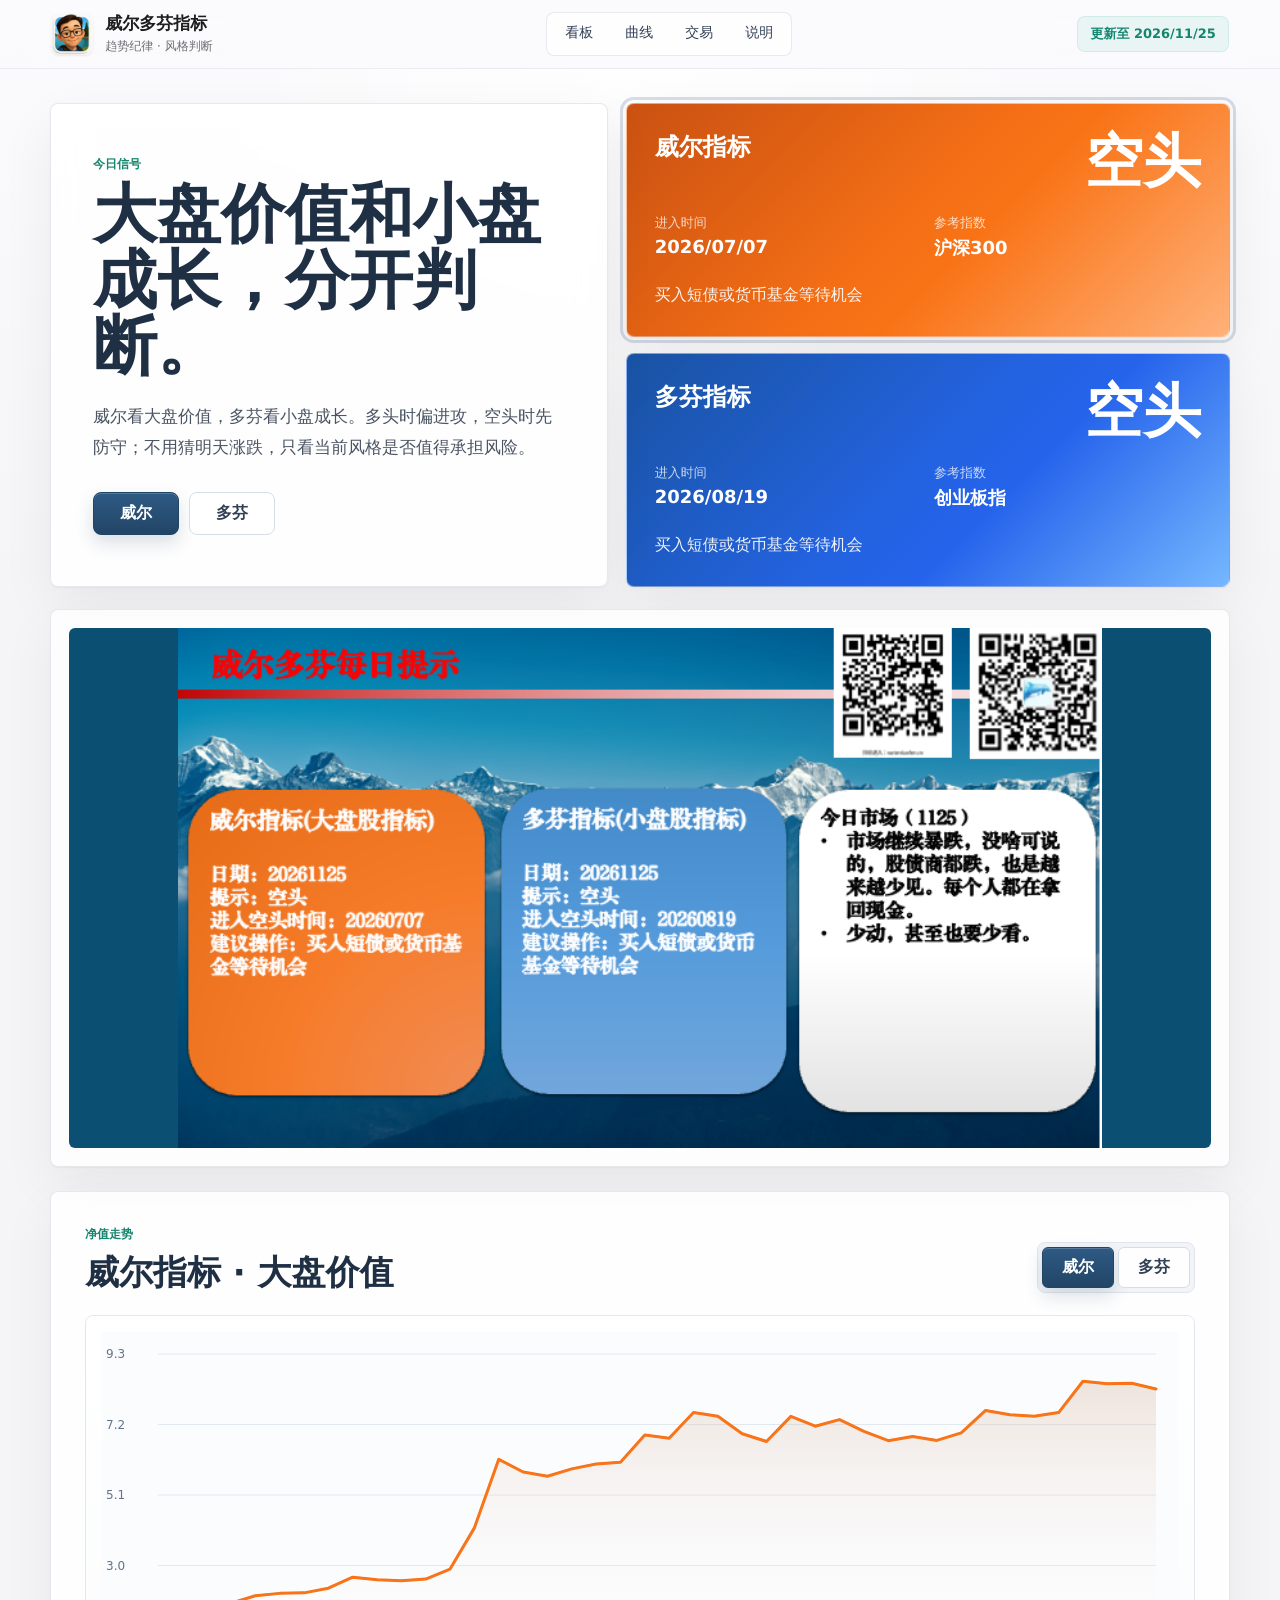
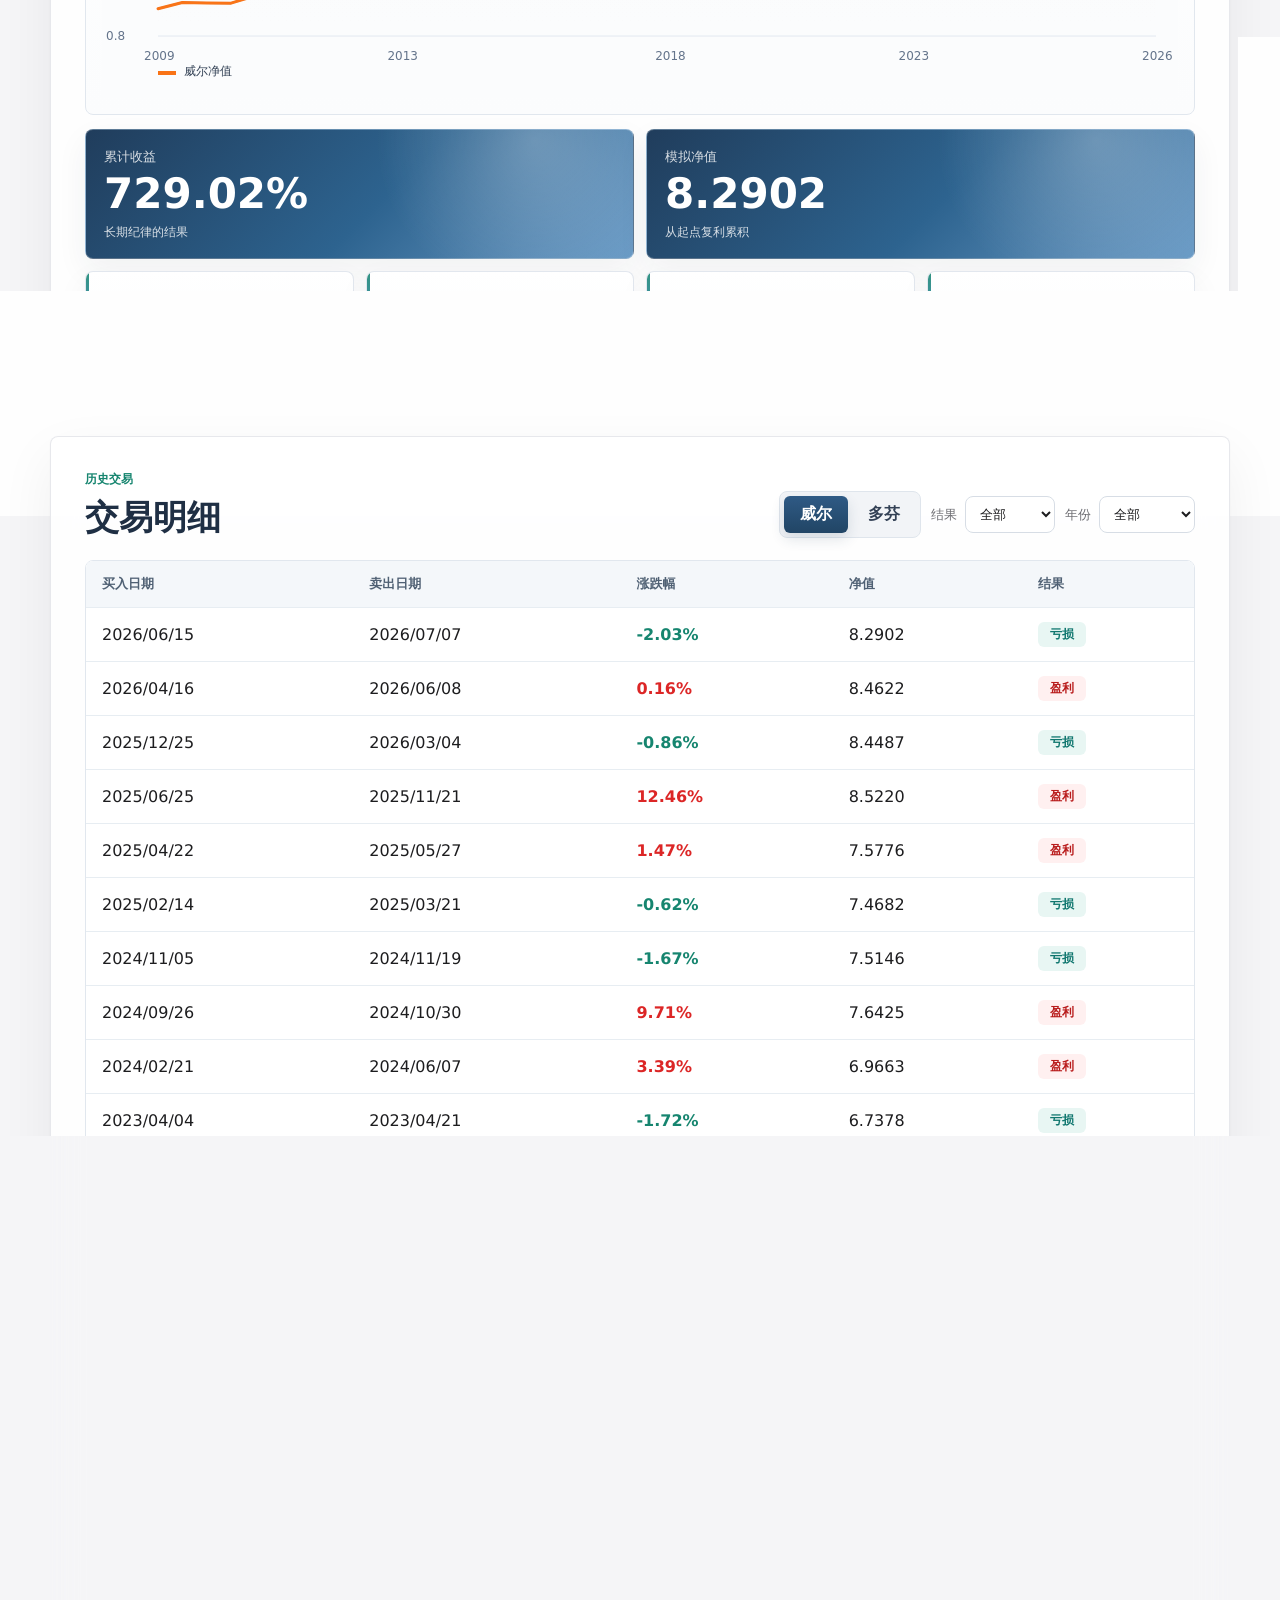
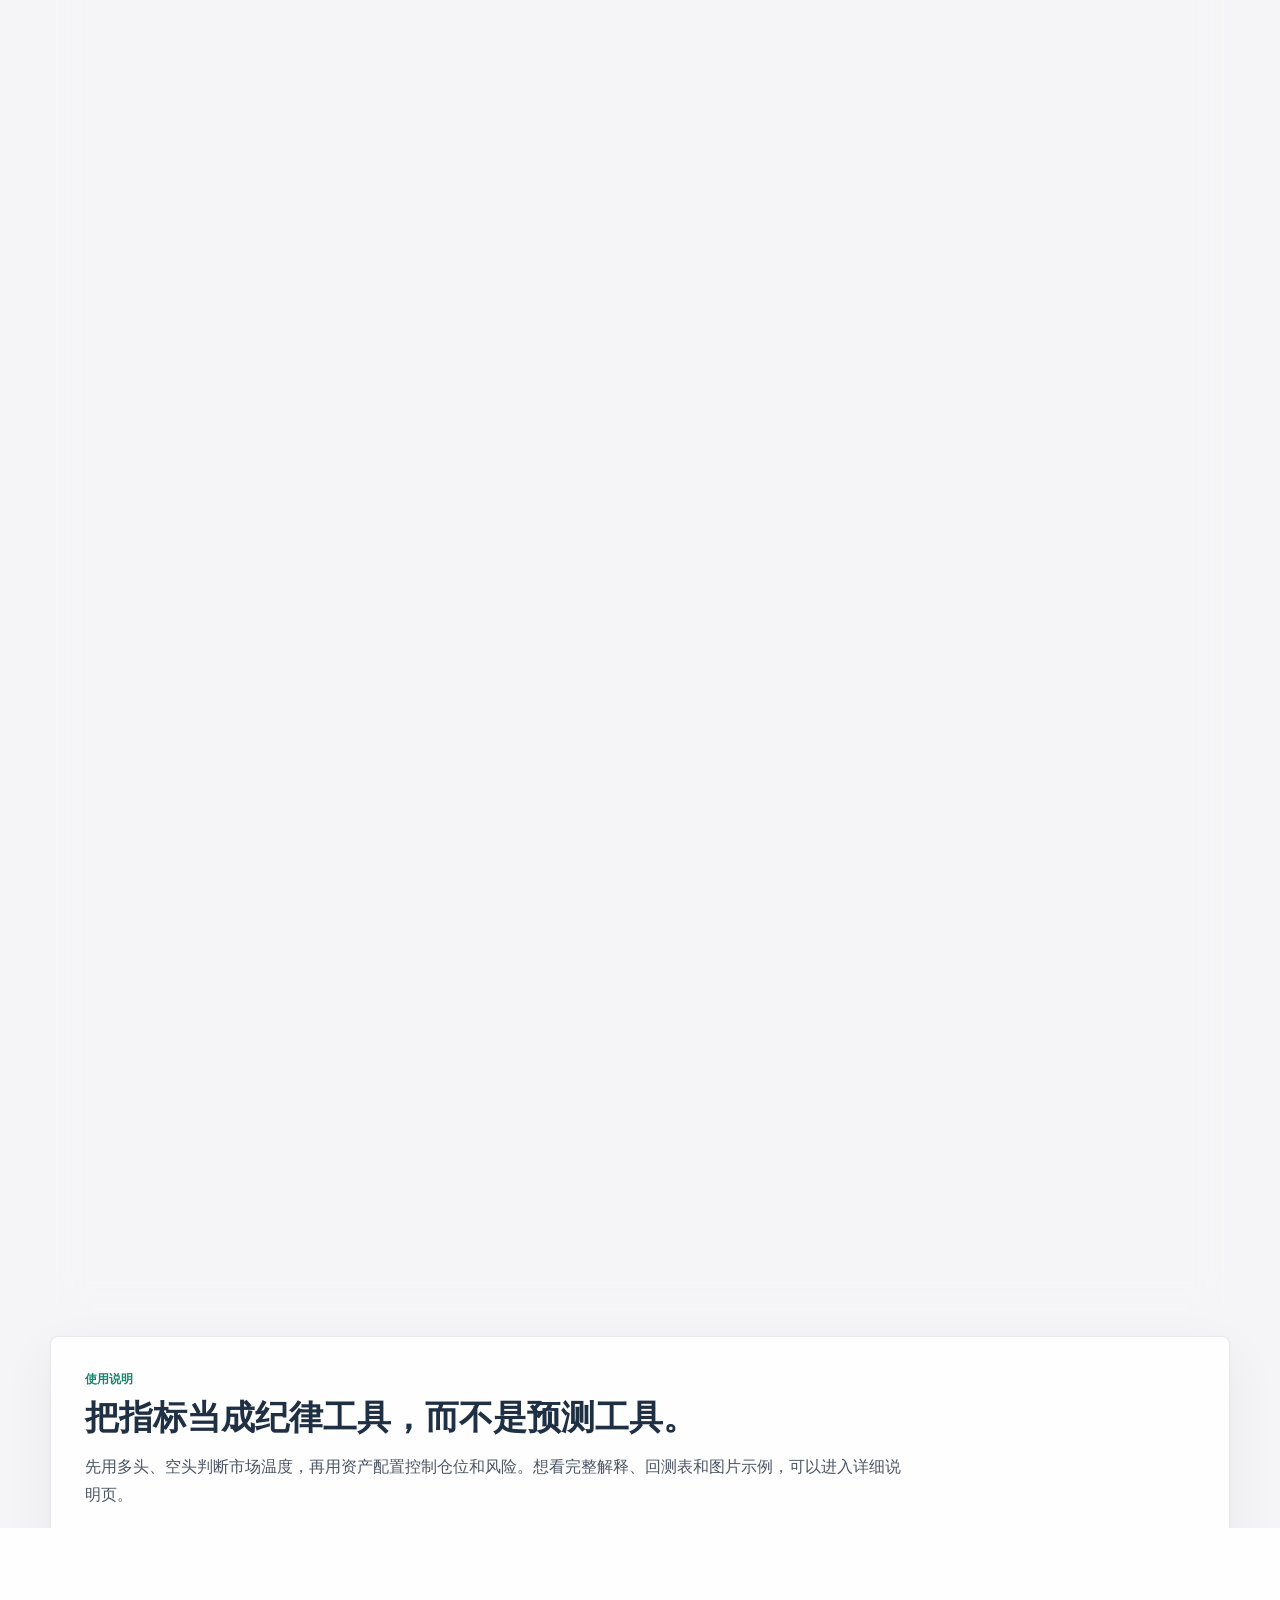
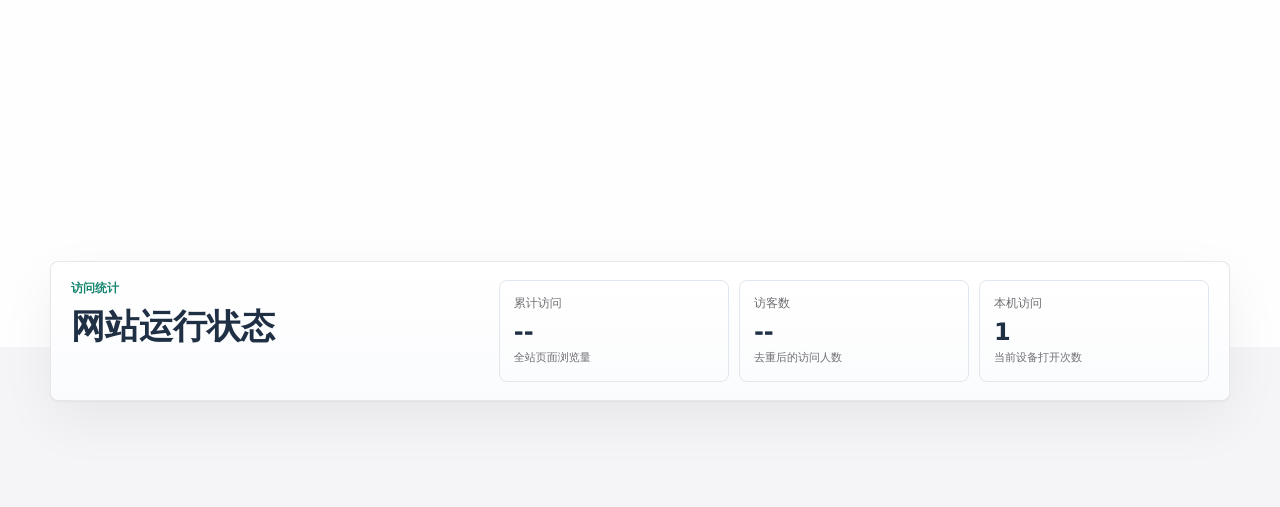
<file: index.html>
<!doctype html>
<html lang="zh-CN">
  <head>
    <meta charset="utf-8" />
    <meta name="viewport" content="width=device-width, initial-scale=1" />
    <meta name="description" content="威尔多芬指标交互看板：查看最新多空信号、净值曲线、历史交易和使用说明。" />
    <meta name="robots" content="index, follow" />
    <link rel="canonical" href="https://www.weierduofen.cn/" />
    <link rel="icon" href="./public/assets/favicon.ico" sizes="any" />
    <link rel="icon" type="image/png" sizes="32x32" href="./public/assets/favicon-32x32.png" />
    <link rel="icon" type="image/png" sizes="16x16" href="./public/assets/favicon-16x16.png" />
    <link rel="apple-touch-icon" sizes="180x180" href="./public/assets/apple-touch-icon.png" />
    <link rel="manifest" href="./manifest.webmanifest" />
    <meta name="theme-color" content="#f97316" />
    <meta name="apple-mobile-web-app-title" content="威尔多芬指标" />
    <meta property="og:type" content="website" />
    <meta property="og:site_name" content="威尔多芬指标" />
    <meta property="og:title" content="威尔多芬指标" />
    <meta property="og:description" content="用纪律判断市场温度：大盘价值和小盘成长，分开判断。" />
    <meta property="og:url" content="https://www.weierduofen.cn/" />
    <meta property="og:image" content="https://www.weierduofen.cn/public/assets/social-card.png" />
    <meta property="og:image:secure_url" content="https://www.weierduofen.cn/public/assets/social-card.png" />
    <meta property="og:image:width" content="1200" />
    <meta property="og:image:height" content="630" />
    <meta name="twitter:card" content="summary_large_image" />
    <meta name="twitter:title" content="威尔多芬指标" />
    <meta name="twitter:description" content="用纪律判断市场温度：大盘价值和小盘成长，分开判断。" />
    <meta name="twitter:image" content="https://www.weierduofen.cn/public/assets/social-card.png" />
    <title>威尔多芬指标</title>
    <link rel="stylesheet" href="./public/styles.css" />
  </head>
  <body>
    <header class="topbar">
      <a class="brand" href="#overview" aria-label="威尔多芬指标首页">
        <img class="brand-mark" src="./public/assets/logo.jpeg" alt="" />
        <span>
          <strong>威尔多芬指标</strong>
          <small>趋势纪律 · 风格判断</small>
        </span>
      </a>
      <nav class="desktop-nav" aria-label="主导航">
        <a href="#overview">看板</a>
        <a href="#chart">曲线</a>
        <a href="#trades">交易</a>
        <a href="#guide">说明</a>
      </nav>
      <div class="update-pill" id="updatedAt">更新中</div>
    </header>

    <main>
      <section class="overview" id="overview">
        <div class="overview-copy">
          <p class="eyebrow">今日信号</p>
          <h1>大盘价值和小盘成长，分开判断。</h1>
          <p class="lead">
            威尔看大盘价值，多芬看小盘成长。多头时偏进攻，空头时先防守；不用猜明天涨跌，只看当前风格是否值得承担风险。
          </p>
          <div class="hero-actions">
            <button class="mode-button active" data-strategy-switch="weiler">威尔</button>
            <button class="mode-button" data-strategy-switch="duofen">多芬</button>
          </div>
        </div>
        <div class="signal-board" aria-label="最新指标状态">
          <article class="signal-panel signal-weiler" data-signal-panel="weiler">
            <div>
              <span class="panel-label">威尔指标</span>
              <strong id="weilerStatus">多头</strong>
            </div>
            <dl>
              <div>
                <dt>进入时间</dt>
                <dd id="weilerEntered">-</dd>
              </div>
              <div>
                <dt>参考指数</dt>
                <dd>沪深300</dd>
              </div>
            </dl>
            <p id="weilerSuggestion">-</p>
          </article>
          <article class="signal-panel signal-duofen" data-signal-panel="duofen">
            <div>
              <span class="panel-label">多芬指标</span>
              <strong id="duofenStatus">多头</strong>
            </div>
            <dl>
              <div>
                <dt>进入时间</dt>
                <dd id="duofenEntered">-</dd>
              </div>
              <div>
                <dt>参考指数</dt>
                <dd>创业板指</dd>
              </div>
            </dl>
            <p id="duofenSuggestion">-</p>
          </article>
        </div>
      </section>

      <section class="daily-image-band" aria-label="每日提示图片">
        <img src="./public/assets/daily-signal.png" alt="威尔多芬每日提示" />
      </section>

      <section class="section" id="chart">
        <div class="section-heading">
          <div>
            <p class="eyebrow">净值走势</p>
            <h2 id="chartTitle">威尔指标</h2>
          </div>
          <div class="segmented" role="tablist" aria-label="指标切换">
            <button class="segment active" data-strategy-switch="weiler" role="tab">威尔</button>
            <button class="segment" data-strategy-switch="duofen" role="tab">多芬</button>
          </div>
        </div>
        <div class="chart-surface">
          <canvas id="navChart" width="1200" height="520"></canvas>
          <div class="chart-tooltip" id="chartTooltip" hidden></div>
        </div>
        <aside class="metrics-panel" aria-label="关键指标">
          <div class="metric metric-primary">
            <span>累计收益</span>
            <strong id="metricReturn">-</strong>
            <small>长期纪律的结果</small>
          </div>
          <div class="metric metric-primary">
            <span>模拟净值</span>
            <strong id="metricNet">-</strong>
            <small>从起点复利累积</small>
          </div>
          <div class="metric">
            <span>胜率</span>
            <strong id="metricWinRate">-</strong>
          </div>
          <div class="metric">
            <span>最大回撤</span>
            <strong id="metricDrawdown">-</strong>
          </div>
          <div class="metric compact">
            <span>交易次数</span>
            <strong id="metricTrades">-</strong>
          </div>
          <div class="metric compact">
            <span>平均持有</span>
            <strong id="metricHolding">-</strong>
          </div>
        </aside>
      </section>

      <section class="section" id="trades">
        <div class="section-heading">
          <div>
            <p class="eyebrow">历史交易</p>
            <h2>交易明细</h2>
          </div>
          <div class="trade-tools" aria-label="交易筛选">
            <div class="mini-segmented" role="tablist" aria-label="交易指标切换">
              <button class="mini-segment active" data-strategy-switch="weiler" role="tab">威尔</button>
              <button class="mini-segment" data-strategy-switch="duofen" role="tab">多芬</button>
            </div>
            <label class="select-label">
              <span>结果</span>
              <select id="resultFilter">
                <option value="all">全部</option>
                <option value="盈利">盈利</option>
                <option value="亏损">亏损</option>
              </select>
            </label>
            <label class="select-label">
              <span>年份</span>
              <select id="yearFilter">
                <option value="all">全部</option>
              </select>
            </label>
          </div>
        </div>
        <div class="table-wrap">
          <table>
            <thead>
              <tr>
                <th>买入日期</th>
                <th>卖出日期</th>
                <th>涨跌幅</th>
                <th>净值</th>
                <th>结果</th>
              </tr>
            </thead>
            <tbody id="tradeRows"></tbody>
          </table>
        </div>
        <div class="trade-cards" id="tradeCards"></div>
      </section>

      <section class="section guide" id="guide">
        <p class="eyebrow">使用说明</p>
        <h2>把指标当成纪律工具，而不是预测工具。</h2>
        <p class="guide-lead">
          先用多头、空头判断市场温度，再用资产配置控制仓位和风险。想看完整解释、回测表和图片示例，可以进入详细说明页。
        </p>
        <div class="guide-grid">
          <article>
            <h3>多头</h3>
            <p>趋势更顺，权益基金可以进入观察和配置状态。威尔多头偏大盘价值，多芬多头偏小盘成长。</p>
          </article>
          <article>
            <h3>空头</h3>
            <p>风险更高，先把仓位降下来，持有现金、货币基金或短债，等待下一次更清楚的机会。</p>
          </article>
          <article>
            <h3>分歧</h3>
            <p>威尔和多芬不一致，通常代表市场风格分化。按持有基金的风格分别看信号，仓位不要押得太极端。</p>
          </article>
        </div>
        <a class="guide-link" href="./guide.html">查看完整使用说明</a>
        <p class="disclaimer" id="disclaimer"></p>
      </section>

      <section class="site-stats" aria-label="网站访问统计">
        <div>
          <p class="eyebrow">访问统计</p>
          <h2>网站运行状态</h2>
        </div>
        <div class="stats-grid">
          <article>
            <span>累计访问</span>
            <strong><span id="busuanzi_value_site_pv">--</span></strong>
            <small>全站页面浏览量</small>
          </article>
          <article>
            <span>访客数</span>
            <strong><span id="busuanzi_value_site_uv">--</span></strong>
            <small>去重后的访问人数</small>
          </article>
          <article>
            <span>本机访问</span>
            <strong id="localVisitCount">--</strong>
            <small>当前设备打开次数</small>
          </article>
        </div>
      </section>
    </main>

    <nav class="mobile-nav" aria-label="移动端导航">
      <a href="#overview">看板</a>
      <a href="#chart">曲线</a>
      <a href="#trades">交易</a>
      <a href="#guide">说明</a>
    </nav>

    <script async src="https://busuanzi.ibruce.info/busuanzi/2.3/busuanzi.pure.mini.js"></script>
    <script src="./public/app.js?v=20260904" type="module"></script>
  </body>
</html>
</file>
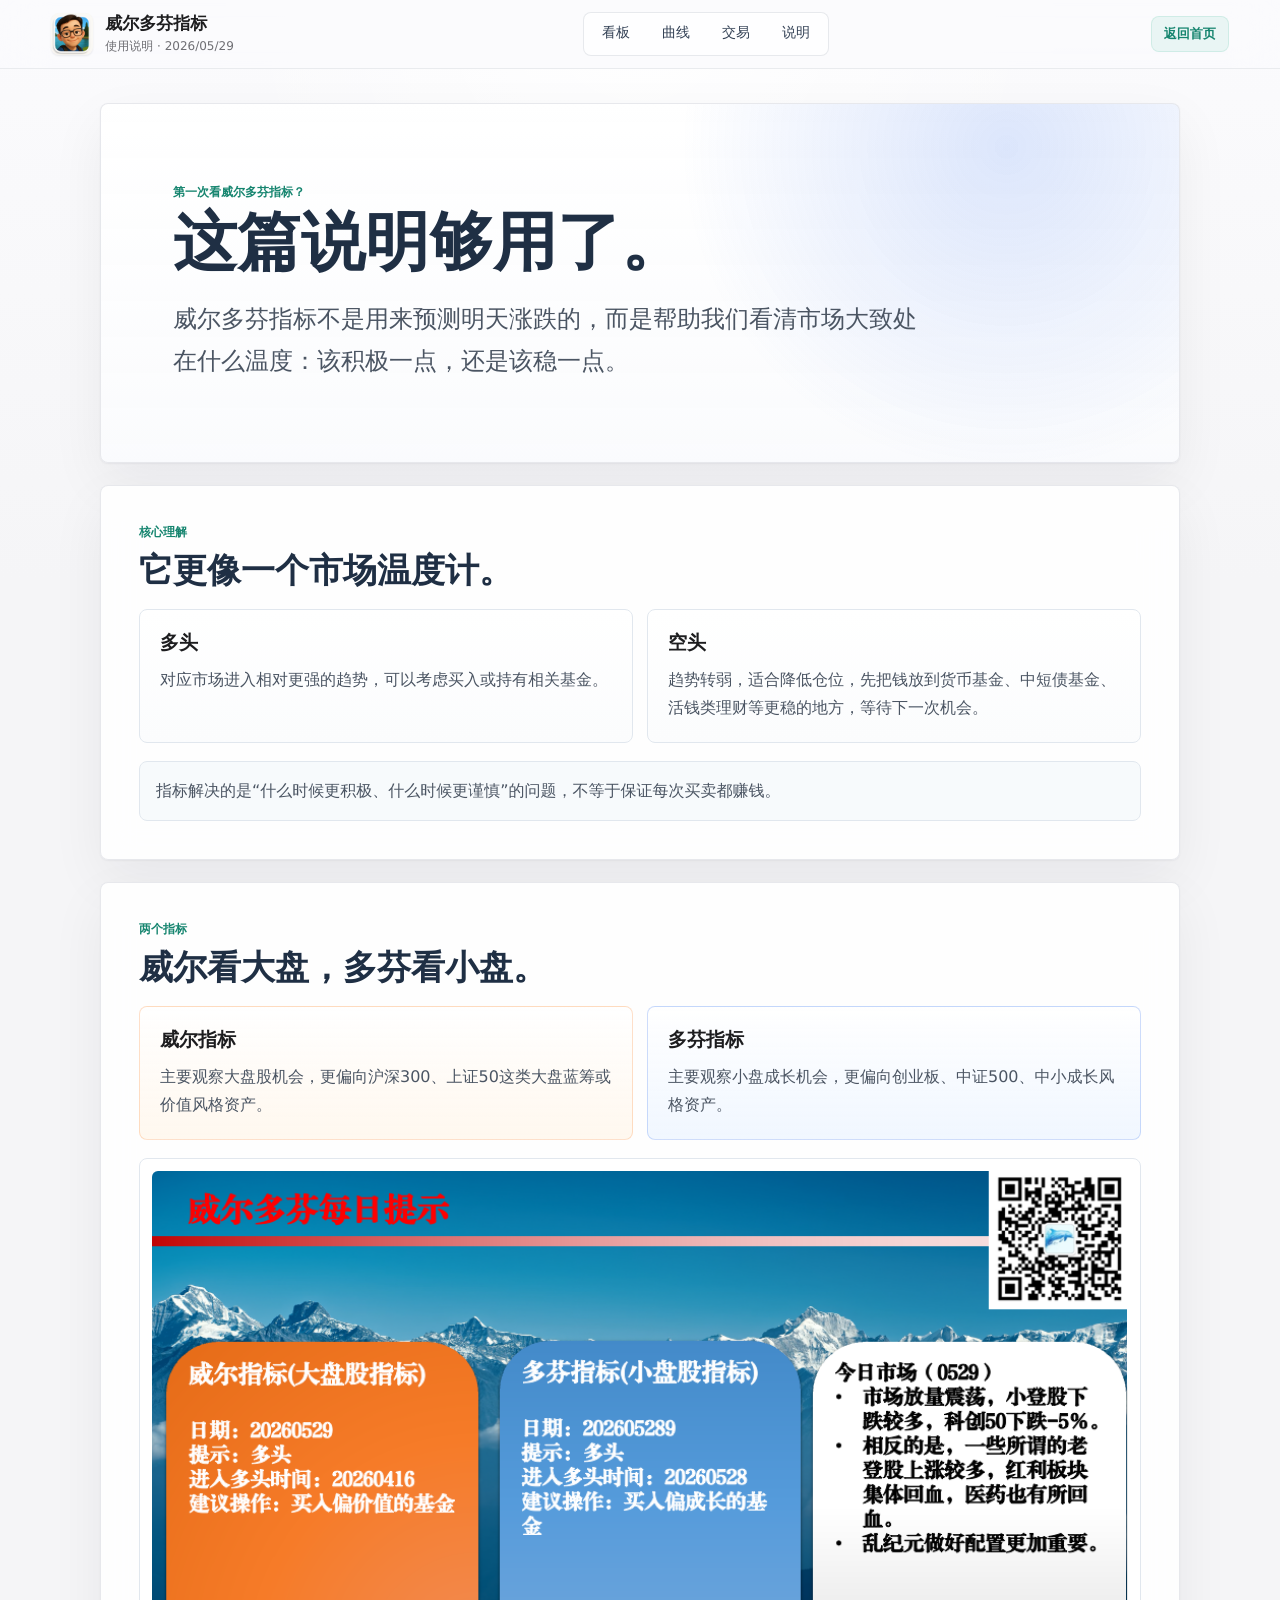
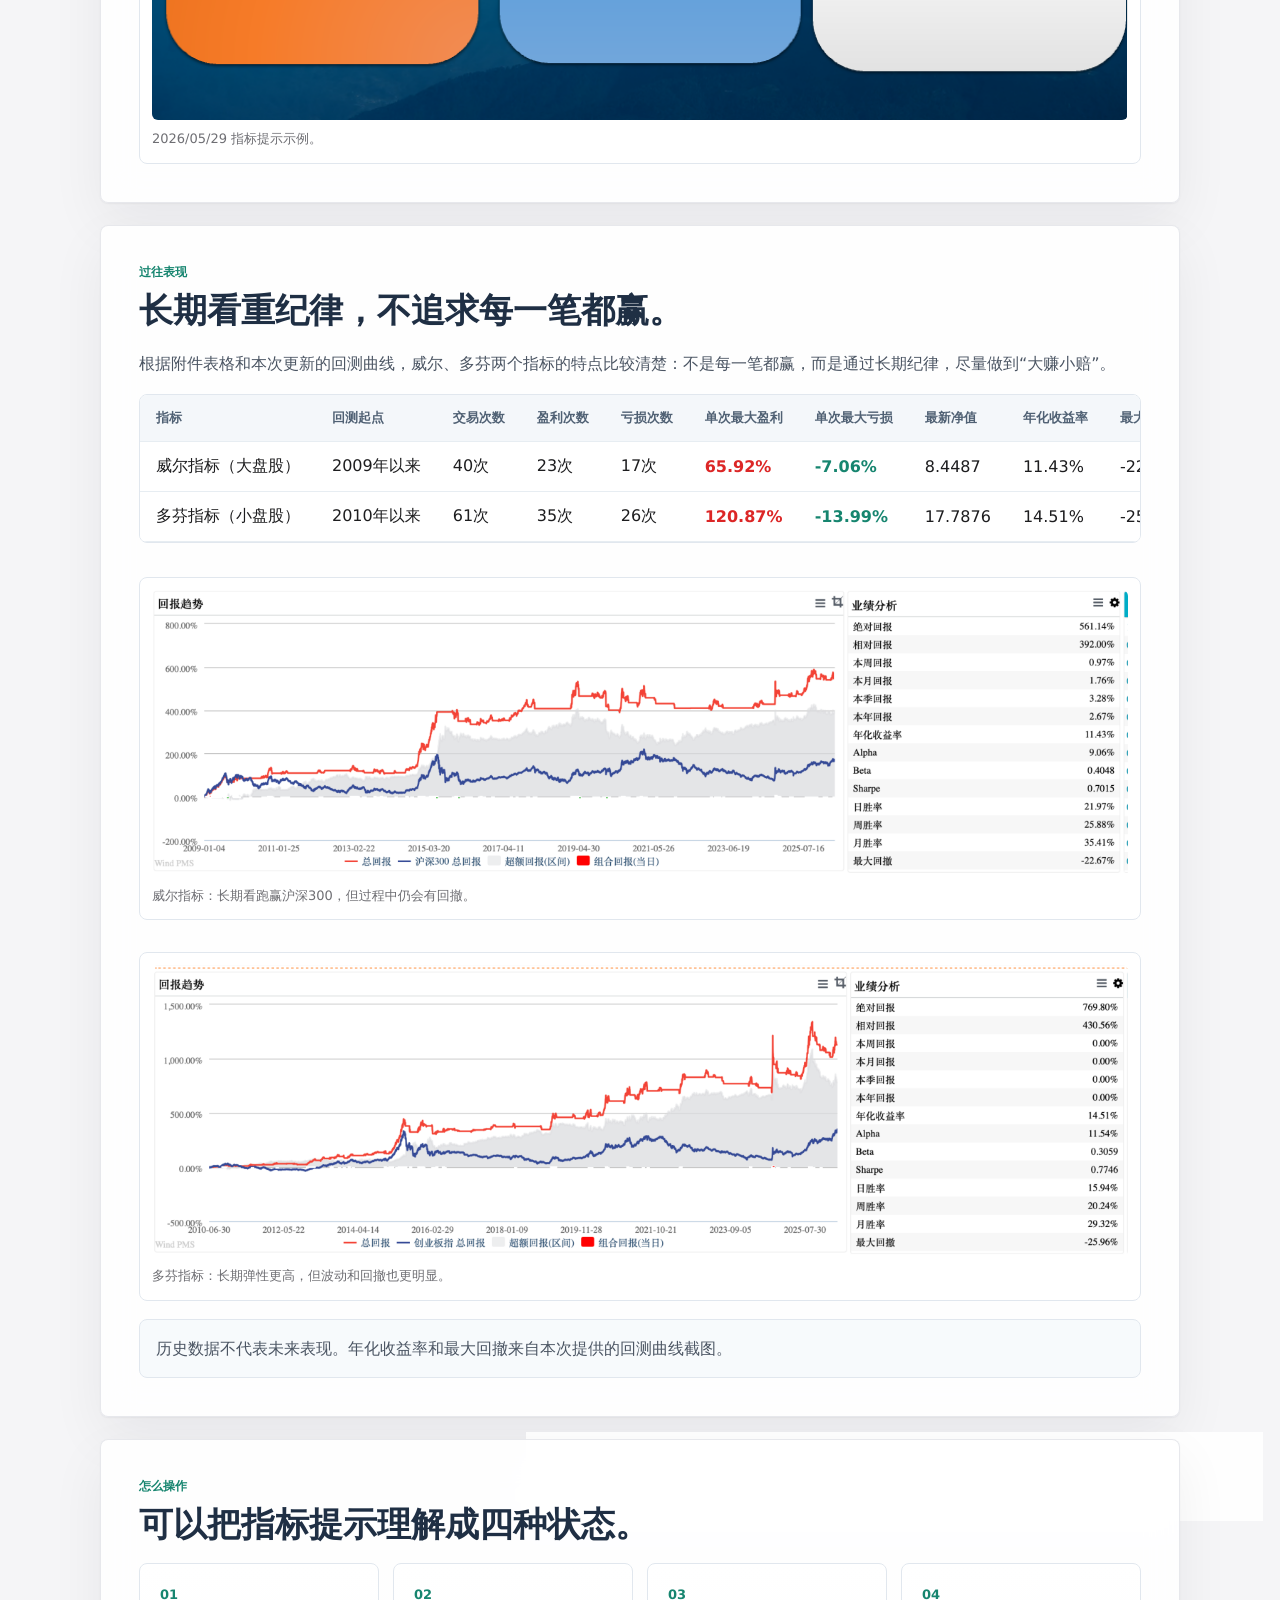
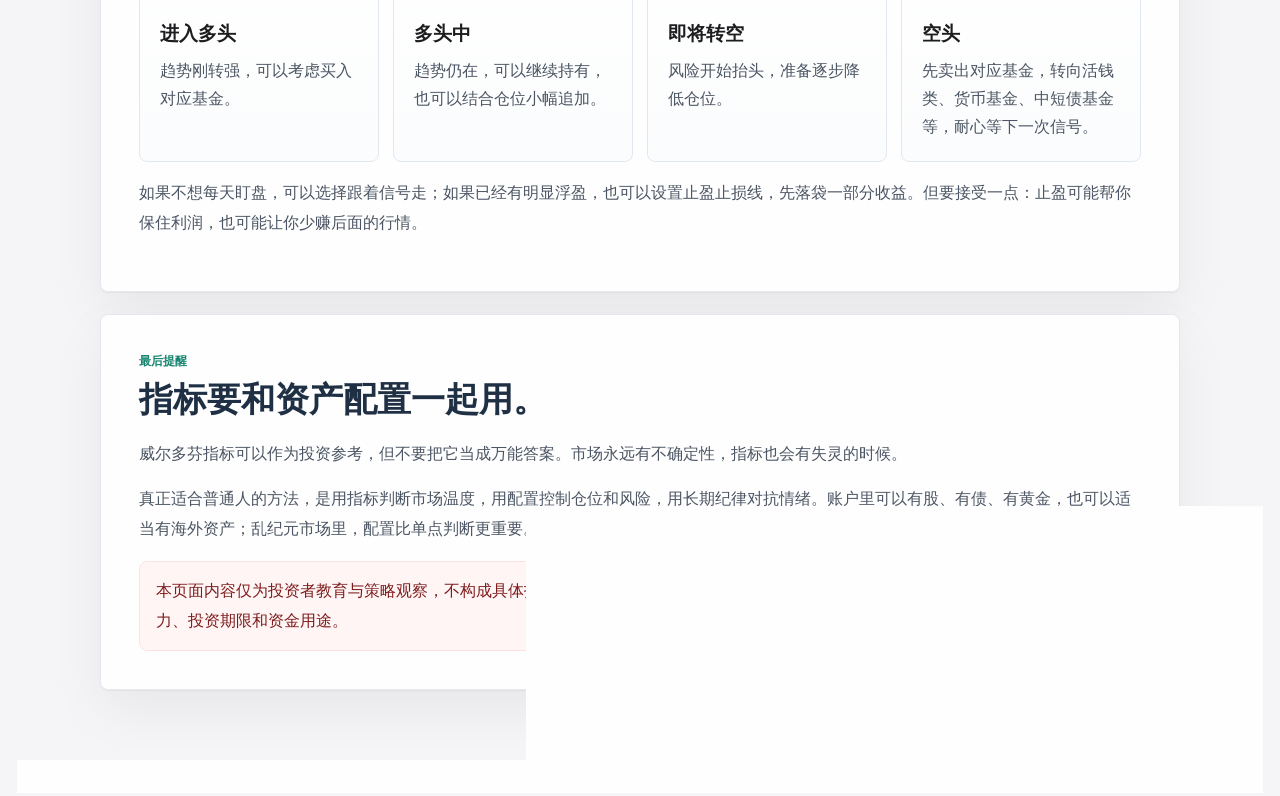
<file: guide.html>
<!doctype html>
<html lang="zh-CN">
  <head>
    <meta charset="utf-8" />
    <meta name="viewport" content="width=device-width, initial-scale=1" />
    <meta name="description" content="威尔多芬指标完整使用说明：指标含义、威尔与多芬区别、回测表现和使用方法。" />
    <meta name="robots" content="index, follow" />
    <link rel="canonical" href="https://www.weierduofen.cn/guide.html" />
    <link rel="icon" href="./public/assets/favicon.ico" sizes="any" />
    <link rel="icon" type="image/png" sizes="32x32" href="./public/assets/favicon-32x32.png" />
    <link rel="icon" type="image/png" sizes="16x16" href="./public/assets/favicon-16x16.png" />
    <link rel="apple-touch-icon" sizes="180x180" href="./public/assets/apple-touch-icon.png" />
    <link rel="manifest" href="./manifest.webmanifest" />
    <meta name="theme-color" content="#f97316" />
    <meta name="apple-mobile-web-app-title" content="威尔多芬指标" />
    <meta property="og:type" content="article" />
    <meta property="og:site_name" content="威尔多芬指标" />
    <meta property="og:title" content="使用说明 · 威尔多芬指标" />
    <meta property="og:description" content="第一次看威尔多芬指标？这篇说明够用了。" />
    <meta property="og:url" content="https://www.weierduofen.cn/guide.html" />
    <meta property="og:image" content="https://www.weierduofen.cn/public/assets/social-card.png" />
    <meta property="og:image:secure_url" content="https://www.weierduofen.cn/public/assets/social-card.png" />
    <meta property="og:image:width" content="1200" />
    <meta property="og:image:height" content="630" />
    <meta name="twitter:card" content="summary_large_image" />
    <meta name="twitter:title" content="使用说明 · 威尔多芬指标" />
    <meta name="twitter:description" content="第一次看威尔多芬指标？这篇说明够用了。" />
    <meta name="twitter:image" content="https://www.weierduofen.cn/public/assets/social-card.png" />
    <title>使用说明 · 威尔多芬指标</title>
    <link rel="stylesheet" href="./public/styles.css" />
  </head>
  <body class="guide-page">
    <header class="topbar">
      <a class="brand" href="./index.html#overview" aria-label="返回威尔多芬指标首页">
        <img class="brand-mark" src="./public/assets/logo.jpeg" alt="" />
        <span>
          <strong>威尔多芬指标</strong>
          <small>使用说明 · 2026/05/29</small>
        </span>
      </a>
      <nav class="desktop-nav" aria-label="说明页导航">
        <a href="./index.html#overview">看板</a>
        <a href="./index.html#chart">曲线</a>
        <a href="./index.html#trades">交易</a>
        <a href="#top">说明</a>
      </nav>
      <a class="update-pill" href="./index.html#guide">返回首页</a>
    </header>

    <main class="guide-main" id="top">
      <section class="guide-hero">
        <p class="eyebrow">第一次看威尔多芬指标？</p>
        <h1>这篇说明够用了。</h1>
        <p>
          威尔多芬指标不是用来预测明天涨跌的，而是帮助我们看清市场大致处在什么温度：该积极一点，还是该稳一点。
        </p>
      </section>

      <section class="guide-section">
        <div class="guide-section-head">
          <p class="eyebrow">核心理解</p>
          <h2>它更像一个市场温度计。</h2>
        </div>
        <div class="guide-two-col">
          <article>
            <h3>多头</h3>
            <p>对应市场进入相对更强的趋势，可以考虑买入或持有相关基金。</p>
          </article>
          <article>
            <h3>空头</h3>
            <p>趋势转弱，适合降低仓位，先把钱放到货币基金、中短债基金、活钱类理财等更稳的地方，等待下一次机会。</p>
          </article>
        </div>
        <p class="guide-note">指标解决的是“什么时候更积极、什么时候更谨慎”的问题，不等于保证每次买卖都赚钱。</p>
      </section>

      <section class="guide-section">
        <div class="guide-section-head">
          <p class="eyebrow">两个指标</p>
          <h2>威尔看大盘，多芬看小盘。</h2>
        </div>
        <div class="guide-two-col">
          <article class="weiler-soft">
            <h3>威尔指标</h3>
            <p>主要观察大盘股机会，更偏向沪深300、上证50这类大盘蓝筹或价值风格资产。</p>
          </article>
          <article class="duofen-soft">
            <h3>多芬指标</h3>
            <p>主要观察小盘成长机会，更偏向创业板、中证500、中小成长风格资产。</p>
          </article>
        </div>
        <figure class="guide-figure">
          <img src="./public/assets/guide/daily-example.png" alt="威尔多芬每日提示示例图" />
          <figcaption>2026/05/29 指标提示示例。</figcaption>
        </figure>
      </section>

      <section class="guide-section">
        <div class="guide-section-head">
          <p class="eyebrow">过往表现</p>
          <h2>长期看重纪律，不追求每一笔都赢。</h2>
        </div>
        <p class="guide-copy">
          根据附件表格和本次更新的回测曲线，威尔、多芬两个指标的特点比较清楚：不是每一笔都赢，而是通过长期纪律，尽量做到“大赚小赔”。
        </p>
        <div class="guide-table-wrap">
          <table>
            <thead>
              <tr>
                <th>指标</th>
                <th>回测起点</th>
                <th>交易次数</th>
                <th>盈利次数</th>
                <th>亏损次数</th>
                <th>单次最大盈利</th>
                <th>单次最大亏损</th>
                <th>最新净值</th>
                <th>年化收益率</th>
                <th>最大回撤</th>
              </tr>
            </thead>
            <tbody>
              <tr>
                <td>威尔指标（大盘股）</td>
                <td>2009年以来</td>
                <td>40次</td>
                <td>23次</td>
                <td>17次</td>
                <td class="positive">65.92%</td>
                <td class="negative">-7.06%</td>
                <td>8.4487</td>
                <td>11.43%</td>
                <td>-22.67%</td>
              </tr>
              <tr>
                <td>多芬指标（小盘股）</td>
                <td>2010年以来</td>
                <td>61次</td>
                <td>35次</td>
                <td>26次</td>
                <td class="positive">120.87%</td>
                <td class="negative">-13.99%</td>
                <td>17.7876</td>
                <td>14.51%</td>
                <td>-25.96%</td>
              </tr>
            </tbody>
          </table>
        </div>
        <div class="guide-chart-grid">
          <figure class="guide-figure">
            <img src="./public/assets/guide/weiler-backtest.png" alt="威尔指标回测曲线" />
            <figcaption>威尔指标：长期看跑赢沪深300，但过程中仍会有回撤。</figcaption>
          </figure>
          <figure class="guide-figure">
            <img src="./public/assets/guide/duofen-backtest.png" alt="多芬指标回测曲线" />
            <figcaption>多芬指标：长期弹性更高，但波动和回撤也更明显。</figcaption>
          </figure>
        </div>
        <p class="guide-note">历史数据不代表未来表现。年化收益率和最大回撤来自本次提供的回测曲线截图。</p>
      </section>

      <section class="guide-section">
        <div class="guide-section-head">
          <p class="eyebrow">怎么操作</p>
          <h2>可以把指标提示理解成四种状态。</h2>
        </div>
        <div class="guide-steps">
          <article>
            <span>01</span>
            <h3>进入多头</h3>
            <p>趋势刚转强，可以考虑买入对应基金。</p>
          </article>
          <article>
            <span>02</span>
            <h3>多头中</h3>
            <p>趋势仍在，可以继续持有，也可以结合仓位小幅追加。</p>
          </article>
          <article>
            <span>03</span>
            <h3>即将转空</h3>
            <p>风险开始抬头，准备逐步降低仓位。</p>
          </article>
          <article>
            <span>04</span>
            <h3>空头</h3>
            <p>先卖出对应基金，转向活钱类、货币基金、中短债基金等，耐心等下一次信号。</p>
          </article>
        </div>
        <p class="guide-copy">
          如果不想每天盯盘，可以选择跟着信号走；如果已经有明显浮盈，也可以设置止盈止损线，先落袋一部分收益。但要接受一点：止盈可能帮你保住利润，也可能让你少赚后面的行情。
        </p>
      </section>

      <section class="guide-section">
        <div class="guide-section-head">
          <p class="eyebrow">最后提醒</p>
          <h2>指标要和资产配置一起用。</h2>
        </div>
        <p class="guide-copy">
          威尔多芬指标可以作为投资参考，但不要把它当成万能答案。市场永远有不确定性，指标也会有失灵的时候。
        </p>
        <p class="guide-copy">
          真正适合普通人的方法，是用指标判断市场温度，用配置控制仓位和风险，用长期纪律对抗情绪。账户里可以有股、有债、有黄金，也可以适当有海外资产；乱纪元市场里，配置比单点判断更重要。
        </p>
        <p class="guide-risk">
          本页面内容仅为投资者教育与策略观察，不构成具体投资建议。基金、理财等产品过往业绩不代表未来表现，投资需结合自身风险承受能力、投资期限和资金用途。
        </p>
      </section>
    </main>

    <nav class="mobile-nav" aria-label="移动端导航">
      <a href="./index.html#overview">看板</a>
      <a href="./index.html#chart">曲线</a>
      <a href="./index.html#trades">交易</a>
      <a href="#top">说明</a>
    </nav>
  </body>
</html>
</file>
<file: public/styles.css>
:root {
  color-scheme: light;
  --ink: #1d1d1f;
  --muted: #6e6e73;
  --line: #e5e7eb;
  --paper: #f5f5f7;
  --surface: #ffffff;
  --navy: #203d5c;
  --green: #16856f;
  --orange: #f97316;
  --orange-soft: #fff1e8;
  --blue: #2563eb;
  --blue-soft: #edf5ff;
  --red: #dc2626;
  --shadow: 0 18px 50px rgba(25, 45, 70, 0.08);
  --soft-shadow: 0 1px 2px rgba(15, 23, 42, 0.05), 0 20px 55px rgba(15, 23, 42, 0.06);
}

* {
  box-sizing: border-box;
}

html {
  scroll-behavior: smooth;
  scroll-padding-top: 88px;
}

body {
  margin: 0;
  color: var(--ink);
  background:
    radial-gradient(circle at 50% 0%, rgba(255, 255, 255, 0.92) 0, rgba(245, 245, 247, 0) 420px),
    linear-gradient(180deg, #fbfbfd 0%, #f5f5f7 580px),
    var(--paper);
  font-family:
    ui-sans-serif, system-ui, -apple-system, BlinkMacSystemFont, "SF Pro Display", "Segoe UI",
    "PingFang SC", "Microsoft YaHei", sans-serif;
  -webkit-font-smoothing: antialiased;
  text-rendering: geometricPrecision;
}

a {
  color: inherit;
  text-decoration: none;
}

button,
select {
  font: inherit;
}

.topbar {
  position: sticky;
  top: 0;
  z-index: 20;
  display: flex;
  align-items: center;
  justify-content: space-between;
  gap: 24px;
  min-height: 68px;
  padding: 12px clamp(18px, 4vw, 56px);
  background: rgba(251, 251, 253, 0.82);
  border-bottom: 1px solid rgba(229, 231, 235, 0.78);
  backdrop-filter: saturate(180%) blur(22px);
}

.brand {
  display: flex;
  align-items: center;
  gap: 12px;
  min-width: 210px;
}

.brand-mark {
  width: 42px;
  height: 42px;
  display: block;
  object-fit: cover;
  background: #ffffff;
  border-radius: 8px;
  box-shadow: 0 1px 2px rgba(15, 23, 42, 0.08);
}

.brand strong,
.brand small {
  display: block;
}

.brand strong {
  font-size: 17px;
}

.brand small {
  color: var(--muted);
  margin-top: 2px;
  font-size: 12px;
}

.desktop-nav {
  display: flex;
  align-items: center;
  justify-content: center;
  gap: 4px;
  padding: 4px;
  background: rgba(255, 255, 255, 0.72);
  border: 1px solid rgba(229, 231, 235, 0.9);
  border-radius: 8px;
  box-shadow: inset 0 1px 0 rgba(255, 255, 255, 0.74);
}

.desktop-nav a {
  padding: 8px 14px;
  border-radius: 6px;
  color: #334155;
  font-size: 14px;
}

.desktop-nav a:hover {
  background: rgba(245, 245, 247, 0.92);
  color: var(--navy);
}

.update-pill {
  white-space: nowrap;
  padding: 8px 12px;
  color: var(--green);
  background: rgba(232, 246, 243, 0.9);
  border: 1px solid rgba(204, 235, 228, 0.88);
  border-radius: 8px;
  font-size: 13px;
  font-weight: 700;
}

main {
  width: min(1180px, calc(100% - 32px));
  margin: 0 auto;
  padding: 34px 0 106px;
}

.overview {
  display: grid;
  grid-template-columns: minmax(0, 0.96fr) minmax(460px, 1.04fr);
  align-items: stretch;
  gap: 18px;
  min-height: 430px;
}

.overview-copy {
  display: flex;
  flex-direction: column;
  justify-content: center;
  padding: 42px;
  background: rgba(255, 255, 255, 0.86);
  border: 1px solid rgba(229, 231, 235, 0.92);
  border-radius: 8px;
  box-shadow: var(--soft-shadow);
  backdrop-filter: blur(18px);
}

.eyebrow {
  margin: 0 0 10px;
  color: var(--green);
  font-size: 12px;
  font-weight: 800;
  letter-spacing: 0;
}

h1,
h2,
h3,
p {
  overflow-wrap: anywhere;
}

h1 {
  max-width: 720px;
  margin: 0;
  color: #1f2f44;
  font-size: clamp(36px, 5vw, 64px);
  line-height: 1.03;
  font-weight: 800;
}

h2 {
  margin: 0;
  color: #1f2f44;
  font-size: clamp(25px, 3vw, 34px);
  line-height: 1.18;
}

h3 {
  margin: 0 0 10px;
  font-size: 19px;
}

.lead {
  margin: 22px 0 0;
  max-width: 680px;
  color: #4b5563;
  font-size: 17px;
  line-height: 1.8;
}

.hero-actions {
  display: flex;
  gap: 10px;
  margin-top: 28px;
}

.mode-button,
.segment {
  border: 1px solid #d7dde5;
  background: rgba(255, 255, 255, 0.92);
  color: #334155;
  cursor: pointer;
  transition: 0.18s ease;
}

.mode-button:hover,
.segment:hover {
  border-color: #b7c3d0;
  background: #f8fafc;
}

.mode-button {
  min-width: 86px;
  padding: 10px 18px;
  border-radius: 8px;
  font-weight: 800;
}

.mode-button.active,
.segment.active {
  color: white;
  background: linear-gradient(180deg, #2f5a85, #214565);
  border-color: #214565;
  box-shadow: inset 0 1px 0 rgba(255, 255, 255, 0.18), 0 8px 18px rgba(32, 61, 92, 0.16);
}

.signal-board {
  display: grid;
  grid-template-columns: 1fr;
  gap: 16px;
}

.signal-panel {
  display: flex;
  flex-direction: column;
  justify-content: space-between;
  min-height: 206px;
  padding: 28px;
  border-radius: 8px;
  border: 1px solid rgba(255, 255, 255, 0.42);
  box-shadow: var(--soft-shadow);
}

.signal-panel.active-signal {
  outline: 3px solid rgba(35, 71, 109, 0.18);
  outline-offset: 3px;
}

.signal-panel > div:first-child {
  display: flex;
  align-items: flex-start;
  justify-content: space-between;
  gap: 18px;
}

.signal-panel strong {
  font-size: clamp(38px, 5vw, 58px);
  line-height: 1;
}

.panel-label {
  font-size: 24px;
  font-weight: 900;
}

.signal-panel dl {
  display: grid;
  grid-template-columns: 1fr 1fr;
  gap: 12px;
  margin: 24px 0 0;
}

.signal-panel dt {
  color: rgba(255, 255, 255, 0.76);
  font-size: 13px;
}

.signal-panel dd {
  margin: 5px 0 0;
  color: white;
  font-size: 18px;
  font-weight: 800;
}

.signal-panel p {
  margin: 20px 0 0;
  color: rgba(255, 255, 255, 0.92);
  line-height: 1.7;
}

.signal-weiler {
  color: white;
  background:
    linear-gradient(135deg, rgba(120, 45, 12, 0.18), rgba(255, 255, 255, 0) 46%),
    linear-gradient(135deg, #dc5a13, #f97316 58%, #ffb179);
}

.signal-duofen {
  color: white;
  background:
    linear-gradient(135deg, rgba(13, 42, 92, 0.22), rgba(255, 255, 255, 0) 48%),
    linear-gradient(135deg, #1d5fb8, #2563eb 62%, #75b7ff);
}

.daily-image-band {
  margin-top: 22px;
  padding: 18px;
  background: rgba(255, 255, 255, 0.78);
  border: 1px solid rgba(229, 231, 235, 0.92);
  border-radius: 8px;
  box-shadow: var(--soft-shadow);
  backdrop-filter: blur(18px);
}

.daily-image-band img {
  display: block;
  width: 100%;
  height: auto;
  aspect-ratio: 16 / 9;
  max-height: 520px;
  object-fit: contain;
  border-radius: 6px;
  background: #0b4f72;
}

.section {
  scroll-margin-top: 88px;
  margin-top: 24px;
  padding: clamp(22px, 4vw, 34px);
  background: rgba(255, 255, 255, 0.86);
  border: 1px solid rgba(229, 231, 235, 0.92);
  border-radius: 8px;
  box-shadow: var(--soft-shadow);
  backdrop-filter: blur(18px);
}

.section-heading {
  display: flex;
  align-items: flex-end;
  justify-content: space-between;
  gap: 20px;
  margin-bottom: 22px;
}

.segmented {
  display: flex;
  gap: 4px;
  padding: 4px;
  background: #f2f4f7;
  border: 1px solid #dfe5ec;
  border-radius: 8px;
}

.segment {
  min-width: 72px;
  padding: 9px 14px;
  border-radius: 6px;
  font-weight: 800;
}

.chart-surface {
  position: relative;
  min-height: 386px;
  padding: 16px;
  background: linear-gradient(180deg, #ffffff, #fbfcfd);
  border: 1px solid #e1e7ee;
  border-radius: 8px;
}

#navChart {
  display: block;
  width: 100%;
  height: 366px;
}

.chart-tooltip {
  position: absolute;
  min-width: 176px;
  padding: 10px 12px;
  background: rgba(24, 35, 49, 0.94);
  color: white;
  border-radius: 8px;
  font-size: 13px;
  pointer-events: none;
  transform: translate(-50%, calc(-100% - 12px));
}

.chart-tooltip strong,
.chart-tooltip span {
  display: block;
}

.chart-tooltip span {
  margin-top: 4px;
  color: #dbeafe;
}

.metrics-panel {
  display: grid;
  grid-template-columns: repeat(4, minmax(0, 1fr));
  gap: 12px;
  margin-top: 14px;
}

.metric {
  display: flex;
  flex-direction: column;
  justify-content: center;
  min-height: 106px;
  padding: 18px;
  position: relative;
  overflow: hidden;
  border: 1px solid rgba(225, 231, 238, 0.96);
  border-radius: 8px;
  background:
    linear-gradient(180deg, rgba(255, 255, 255, 0.96), rgba(249, 251, 253, 0.96)),
    #ffffff;
  box-shadow: 0 12px 32px rgba(31, 47, 68, 0.06);
}

.metric::before {
  content: "";
  position: absolute;
  inset: 0 auto 0 0;
  width: 3px;
  background: linear-gradient(180deg, rgba(22, 133, 111, 0.88), rgba(37, 99, 235, 0.76));
}

.metric-primary {
  grid-column: span 2;
  min-height: 128px;
  color: white;
  background:
    radial-gradient(circle at 82% 8%, rgba(255, 255, 255, 0.24), rgba(255, 255, 255, 0) 34%),
    linear-gradient(135deg, #203d5c, #2d638f 54%, #6a9bc6);
  border-color: rgba(255, 255, 255, 0.26);
}

.metric-primary::before {
  width: 0;
}

.metric span {
  color: var(--muted);
  font-size: 13px;
}

.metric strong {
  margin-top: 6px;
  color: #203d5c;
  font-size: 24px;
}

.metric small {
  margin-top: 7px;
  color: #758399;
  font-size: 12px;
  line-height: 1.4;
}

.metric-primary span,
.metric-primary small,
.metric-primary strong {
  color: white;
}

.metric-primary span,
.metric-primary small {
  opacity: 0.82;
}

.metric-primary strong {
  font-size: clamp(30px, 4vw, 42px);
  line-height: 1.05;
}

.metric.compact strong {
  font-size: 21px;
}

.body-copy {
  margin: 14px 0 0;
  color: #4b5563;
  font-size: 16px;
  line-height: 1.8;
}

.trade-extremes {
  display: grid;
  grid-template-columns: 1fr 1fr;
  gap: 12px;
}

.trade-extremes article {
  min-height: 132px;
  padding: 18px;
  background: linear-gradient(180deg, #ffffff, #fbfcfd);
  border: 1px solid #e1e7ee;
  border-radius: 8px;
}

.trade-extremes span,
.trade-extremes small {
  display: block;
  color: var(--muted);
}

.trade-extremes strong {
  display: block;
  margin: 12px 0;
  font-size: 28px;
}

.trade-extremes article:first-child strong {
  color: var(--green);
}

.trade-extremes article:last-child strong {
  color: var(--red);
}

.trade-tools {
  display: flex;
  align-items: center;
  gap: 10px;
  flex-wrap: wrap;
}

.mini-segmented {
  display: flex;
  gap: 4px;
  padding: 4px;
  background: #f2f4f7;
  border: 1px solid #dfe5ec;
  border-radius: 8px;
}

.mini-segment {
  min-width: 64px;
  padding: 8px 12px;
  color: #334155;
  background: transparent;
  border: 0;
  border-radius: 6px;
  cursor: pointer;
  font-weight: 800;
}

.mini-segment.active {
  color: white;
  background: linear-gradient(180deg, #2f5a85, #214565);
  box-shadow: 0 6px 14px rgba(32, 61, 92, 0.14);
}

.select-label {
  display: flex;
  align-items: center;
  gap: 8px;
  color: var(--muted);
  font-size: 13px;
}

select {
  min-width: 90px;
  padding: 9px 30px 9px 10px;
  color: var(--ink);
  background: #ffffff;
  border: 1px solid #d7dde5;
  border-radius: 8px;
}

.table-wrap {
  overflow-x: auto;
  border: 1px solid #e1e7ee;
  border-radius: 8px;
}

table {
  width: 100%;
  min-width: 700px;
  border-collapse: collapse;
  background: white;
}

th,
td {
  padding: 14px 16px;
  text-align: left;
  border-bottom: 1px solid #e7edf2;
  white-space: nowrap;
}

th {
  color: #506174;
  background: #f4f7fa;
  font-size: 13px;
}

tbody tr:hover {
  background: #f8fafc;
}

.positive {
  color: var(--red);
  font-weight: 900;
}

.negative {
  color: var(--green);
  font-weight: 900;
}

.tag {
  display: inline-flex;
  align-items: center;
  min-width: 48px;
  justify-content: center;
  padding: 4px 8px;
  border-radius: 6px;
  font-size: 12px;
  font-weight: 800;
}

.tag.win {
  color: #b91c1c;
  background: #fff0f0;
}

.tag.loss {
  color: #0f766e;
  background: #e8f6f3;
}

.trade-cards {
  display: none;
}

.guide-grid {
  display: grid;
  grid-template-columns: repeat(3, 1fr);
  gap: 14px;
  margin-top: 20px;
}

.guide-lead {
  max-width: 820px;
  margin: 14px 0 0;
  color: #4b5563;
  font-size: 16px;
  line-height: 1.8;
}

.guide-grid article {
  padding: 18px;
  border: 1px solid #e1e7ee;
  border-radius: 8px;
  background: linear-gradient(180deg, #ffffff, #fbfcfd);
}

.guide-grid p {
  margin: 0;
  color: #4b5563;
  line-height: 1.75;
}

.guide-link {
  display: inline-flex;
  align-items: center;
  margin-top: 20px;
  padding: 10px 14px;
  color: white;
  background: linear-gradient(180deg, #2f5a85, #214565);
  border-radius: 8px;
  font-weight: 800;
  box-shadow: 0 10px 22px rgba(32, 61, 92, 0.14);
}

.disclaimer {
  margin: 22px 0 0;
  padding-top: 18px;
  color: var(--muted);
  border-top: 1px solid #e7edf2;
  font-size: 13px;
}

.mobile-nav {
  display: none;
}

.site-stats {
  display: grid;
  grid-template-columns: minmax(0, 0.58fr) minmax(0, 1fr);
  gap: 16px;
  align-items: start;
  margin-top: 18px;
  padding: 18px 20px;
  background:
    linear-gradient(180deg, rgba(255, 255, 255, 0.92), rgba(250, 251, 253, 0.92)),
    #ffffff;
  border: 1px solid rgba(229, 231, 235, 0.96);
  border-radius: 8px;
  box-shadow: var(--soft-shadow);
  backdrop-filter: blur(18px);
}

.stats-grid {
  display: grid;
  grid-template-columns: repeat(3, minmax(0, 1fr));
  gap: 10px;
}

.stats-grid article {
  min-height: 88px;
  padding: 14px;
  background: linear-gradient(180deg, #ffffff, #fbfcfd);
  border: 1px solid #e1e7ee;
  border-radius: 8px;
}

.stats-grid span,
.stats-grid small {
  display: block;
}

.stats-grid article > span {
  color: var(--muted);
  font-size: 12px;
}

.stats-grid strong {
  display: block;
  margin: 8px 0 5px;
  color: #1f2f44;
  font-size: clamp(19px, 2.2vw, 24px);
  line-height: 1.05;
}

.stats-grid small {
  color: var(--muted);
  font-size: 11px;
  line-height: 1.5;
}

.guide-main {
  width: min(1080px, calc(100% - 32px));
}

.guide-hero {
  min-height: 360px;
  display: flex;
  flex-direction: column;
  justify-content: center;
  padding: clamp(34px, 6vw, 72px);
  background:
    radial-gradient(circle at 84% 12%, rgba(37, 99, 235, 0.16), rgba(37, 99, 235, 0) 34%),
    linear-gradient(180deg, rgba(255, 255, 255, 0.94), rgba(250, 251, 253, 0.9));
  border: 1px solid rgba(229, 231, 235, 0.92);
  border-radius: 8px;
  box-shadow: var(--soft-shadow);
}

.guide-hero p:not(.eyebrow) {
  max-width: 760px;
  margin: 22px 0 0;
  color: #4b5563;
  font-size: clamp(18px, 2.6vw, 24px);
  line-height: 1.75;
}

.guide-section {
  margin-top: 22px;
  padding: clamp(24px, 4vw, 38px);
  background: rgba(255, 255, 255, 0.88);
  border: 1px solid rgba(229, 231, 235, 0.92);
  border-radius: 8px;
  box-shadow: var(--soft-shadow);
  backdrop-filter: blur(18px);
}

.guide-section-head {
  max-width: 820px;
  margin-bottom: 18px;
}

.guide-copy,
.guide-note,
.guide-risk {
  color: #4b5563;
  font-size: 16px;
  line-height: 1.85;
}

.guide-note,
.guide-risk {
  margin: 18px 0 0;
  padding: 14px 16px;
  background: #f7fafc;
  border: 1px solid #e1e7ee;
  border-radius: 8px;
}

.guide-risk {
  color: #7f1d1d;
  background: #fff5f5;
  border-color: #fee2e2;
}

.guide-two-col,
.guide-chart-grid,
.guide-steps {
  display: grid;
  gap: 14px;
}

.guide-two-col {
  grid-template-columns: repeat(2, minmax(0, 1fr));
}

.guide-two-col article,
.guide-steps article {
  padding: 20px;
  background: linear-gradient(180deg, #ffffff, #fbfcfd);
  border: 1px solid #e1e7ee;
  border-radius: 8px;
}

.guide-two-col p,
.guide-steps p {
  margin: 0;
  color: #4b5563;
  line-height: 1.75;
}

.weiler-soft {
  border-color: rgba(249, 115, 22, 0.22) !important;
  background:
    linear-gradient(180deg, rgba(255, 255, 255, 0.96), rgba(255, 247, 237, 0.9)),
    #ffffff !important;
}

.duofen-soft {
  border-color: rgba(37, 99, 235, 0.22) !important;
  background:
    linear-gradient(180deg, rgba(255, 255, 255, 0.96), rgba(239, 246, 255, 0.9)),
    #ffffff !important;
}

.guide-figure {
  margin: 18px 0 0;
  padding: 12px;
  background: #ffffff;
  border: 1px solid #e1e7ee;
  border-radius: 8px;
}

.guide-figure img {
  display: block;
  width: 100%;
  height: auto;
  border-radius: 6px;
}

.guide-figure figcaption {
  margin-top: 10px;
  color: var(--muted);
  font-size: 13px;
  line-height: 1.6;
}

.guide-table-wrap {
  margin-top: 16px;
  overflow-x: auto;
  border: 1px solid #e1e7ee;
  border-radius: 8px;
}

.guide-chart-grid {
  grid-template-columns: 1fr;
  margin-top: 16px;
}

.guide-steps {
  grid-template-columns: repeat(4, minmax(0, 1fr));
}

.guide-steps span {
  display: inline-flex;
  margin-bottom: 18px;
  color: var(--green);
  font-size: 13px;
  font-weight: 900;
}

@media (max-width: 920px) {
  .topbar {
    min-height: 64px;
    padding: 10px 16px;
  }

  .desktop-nav,
  .update-pill {
    display: none;
  }

  main {
    width: min(100% - 24px, 760px);
    padding: 18px 0 84px;
  }

  .overview,
  .guide-grid,
  .guide-two-col,
  .guide-steps,
  .site-stats {
    grid-template-columns: 1fr;
  }

  .overview-copy {
    padding: 26px;
  }

  .signal-panel {
    min-height: 186px;
    padding: 22px;
  }

  .signal-panel:not(.active-signal) {
    display: none;
  }

  .panel-label {
    font-size: 21px;
  }

  .daily-image-band {
    padding: 10px;
  }

  .section-heading {
    align-items: flex-start;
    flex-direction: column;
  }

  .segmented,
  .trade-tools {
    width: 100%;
  }

  .segment {
    flex: 1;
  }

  .metrics-panel {
    grid-template-columns: repeat(2, minmax(0, 1fr));
  }

  .metric-primary {
    grid-column: span 1;
  }

  .chart-surface {
    min-height: 320px;
    padding: 10px;
  }

  #navChart {
    height: 300px;
  }

  .table-wrap {
    display: none;
  }

  .trade-cards {
    display: grid;
    gap: 10px;
  }

  .trade-card {
    padding: 14px;
    background: linear-gradient(180deg, #ffffff, #fbfcfd);
    border: 1px solid #e1e7ee;
    border-radius: 8px;
  }

  .trade-card-top,
  .trade-card-grid {
    display: flex;
    align-items: center;
    justify-content: space-between;
    gap: 12px;
  }

  .trade-card-top strong {
    font-size: 18px;
  }

  .trade-card-grid {
    margin-top: 10px;
    color: var(--muted);
    font-size: 13px;
  }

  .mobile-nav {
    position: fixed;
    right: 12px;
    bottom: 12px;
    left: 12px;
    z-index: 30;
    display: grid;
    grid-template-columns: repeat(4, 1fr);
    padding: 6px;
    background: rgba(255, 255, 255, 0.94);
    border: 1px solid rgba(229, 231, 235, 0.92);
    border-radius: 8px;
    box-shadow: 0 14px 38px rgba(25, 45, 70, 0.16);
    backdrop-filter: blur(16px);
  }

  .stats-grid {
    grid-template-columns: repeat(2, minmax(0, 1fr));
  }

  .guide-hero {
    min-height: 300px;
  }

  .mobile-nav a {
    padding: 10px 8px;
    text-align: center;
    color: #334155;
    border-radius: 6px;
    font-size: 13px;
    font-weight: 800;
  }

  .mobile-nav a:active {
    background: #edf4f9;
  }
}

@media (max-width: 560px) {
  .brand {
    min-width: 0;
  }

  .brand small {
    display: none;
  }

  .overview-copy,
  .section,
  .guide-section,
  .site-stats {
    padding: 20px;
  }

  .signal-panel dl,
  .trade-extremes,
  .metrics-panel,
  .stats-grid {
    grid-template-columns: 1fr;
  }

  .signal-panel strong {
    font-size: 42px;
  }

  .signal-panel p {
    font-size: 14px;
  }

  .daily-image-band img {
    max-height: 360px;
  }

  .trade-tools {
    display: grid;
    grid-template-columns: 1fr 1fr;
  }

  .mini-segmented {
    grid-column: 1 / -1;
  }

  .select-label {
    align-items: stretch;
    flex-direction: column;
    gap: 5px;
  }

  select {
    width: 100%;
  }
}
</file>
